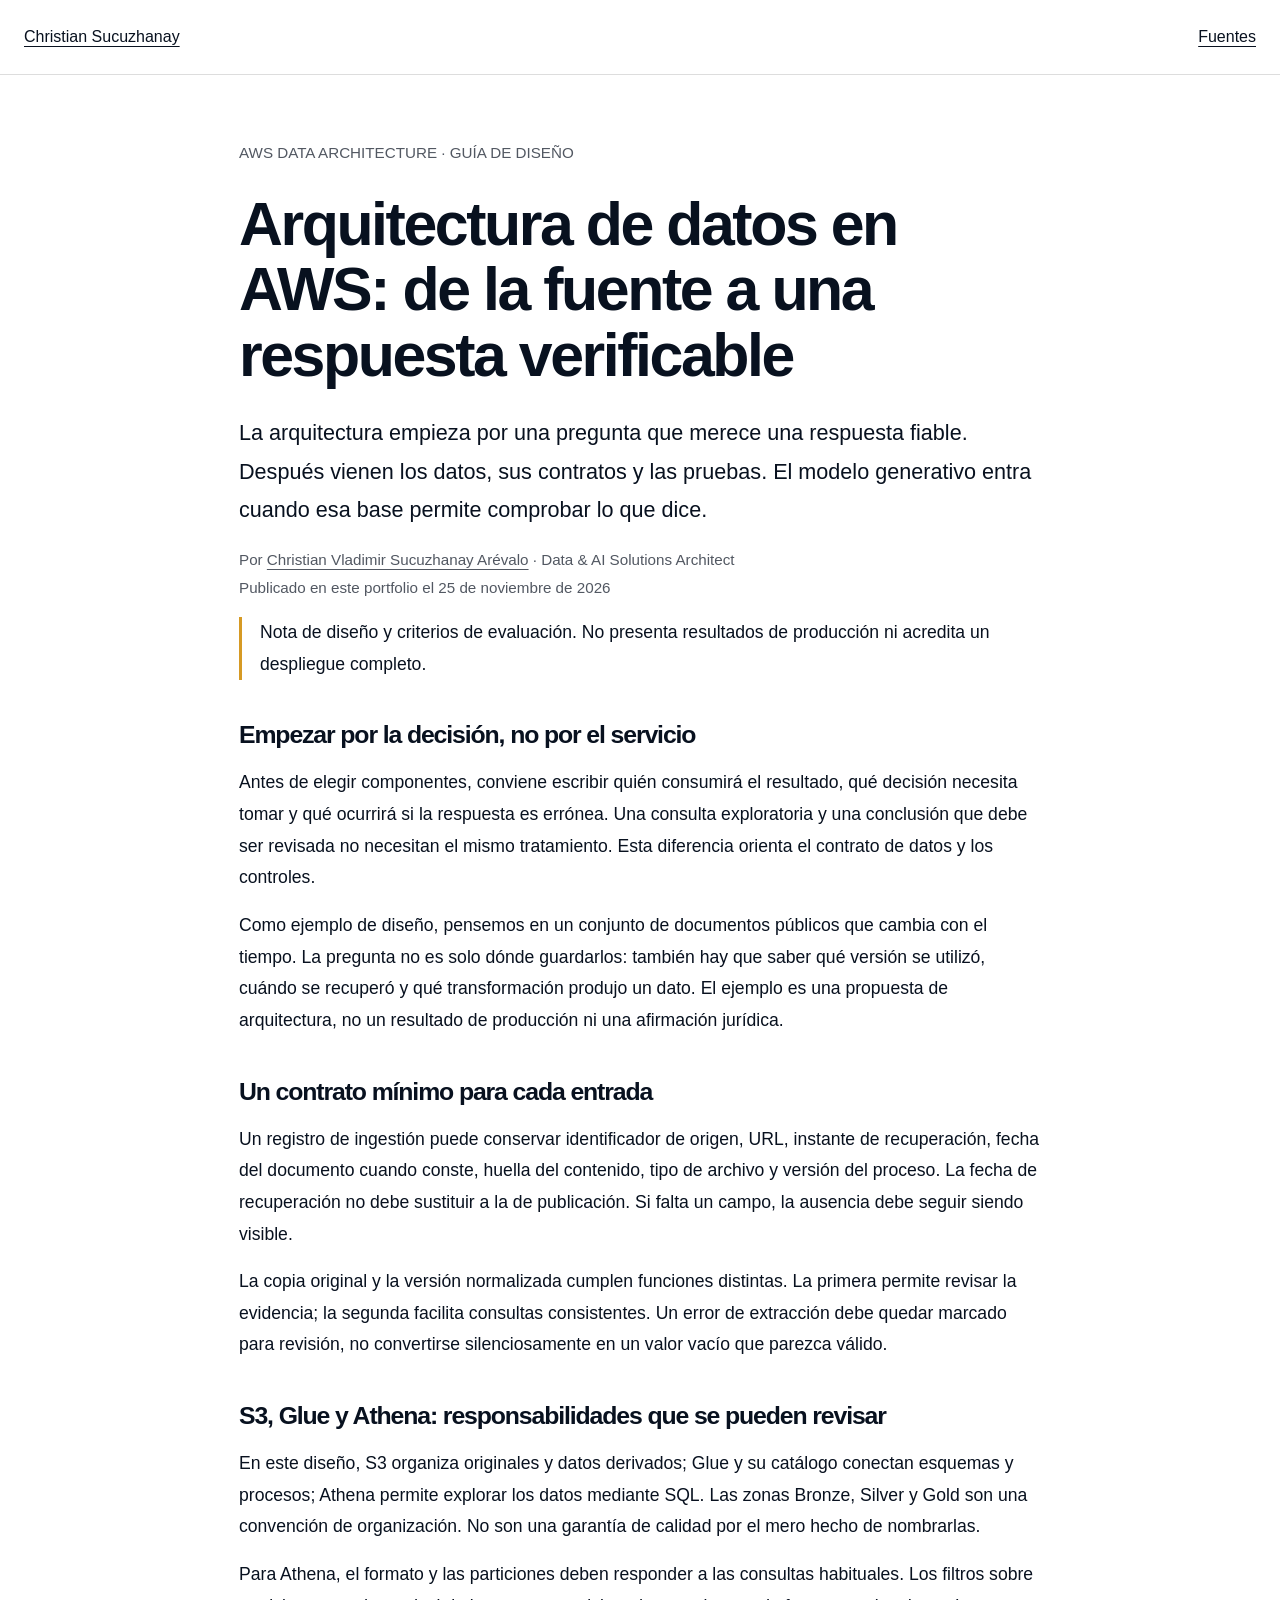
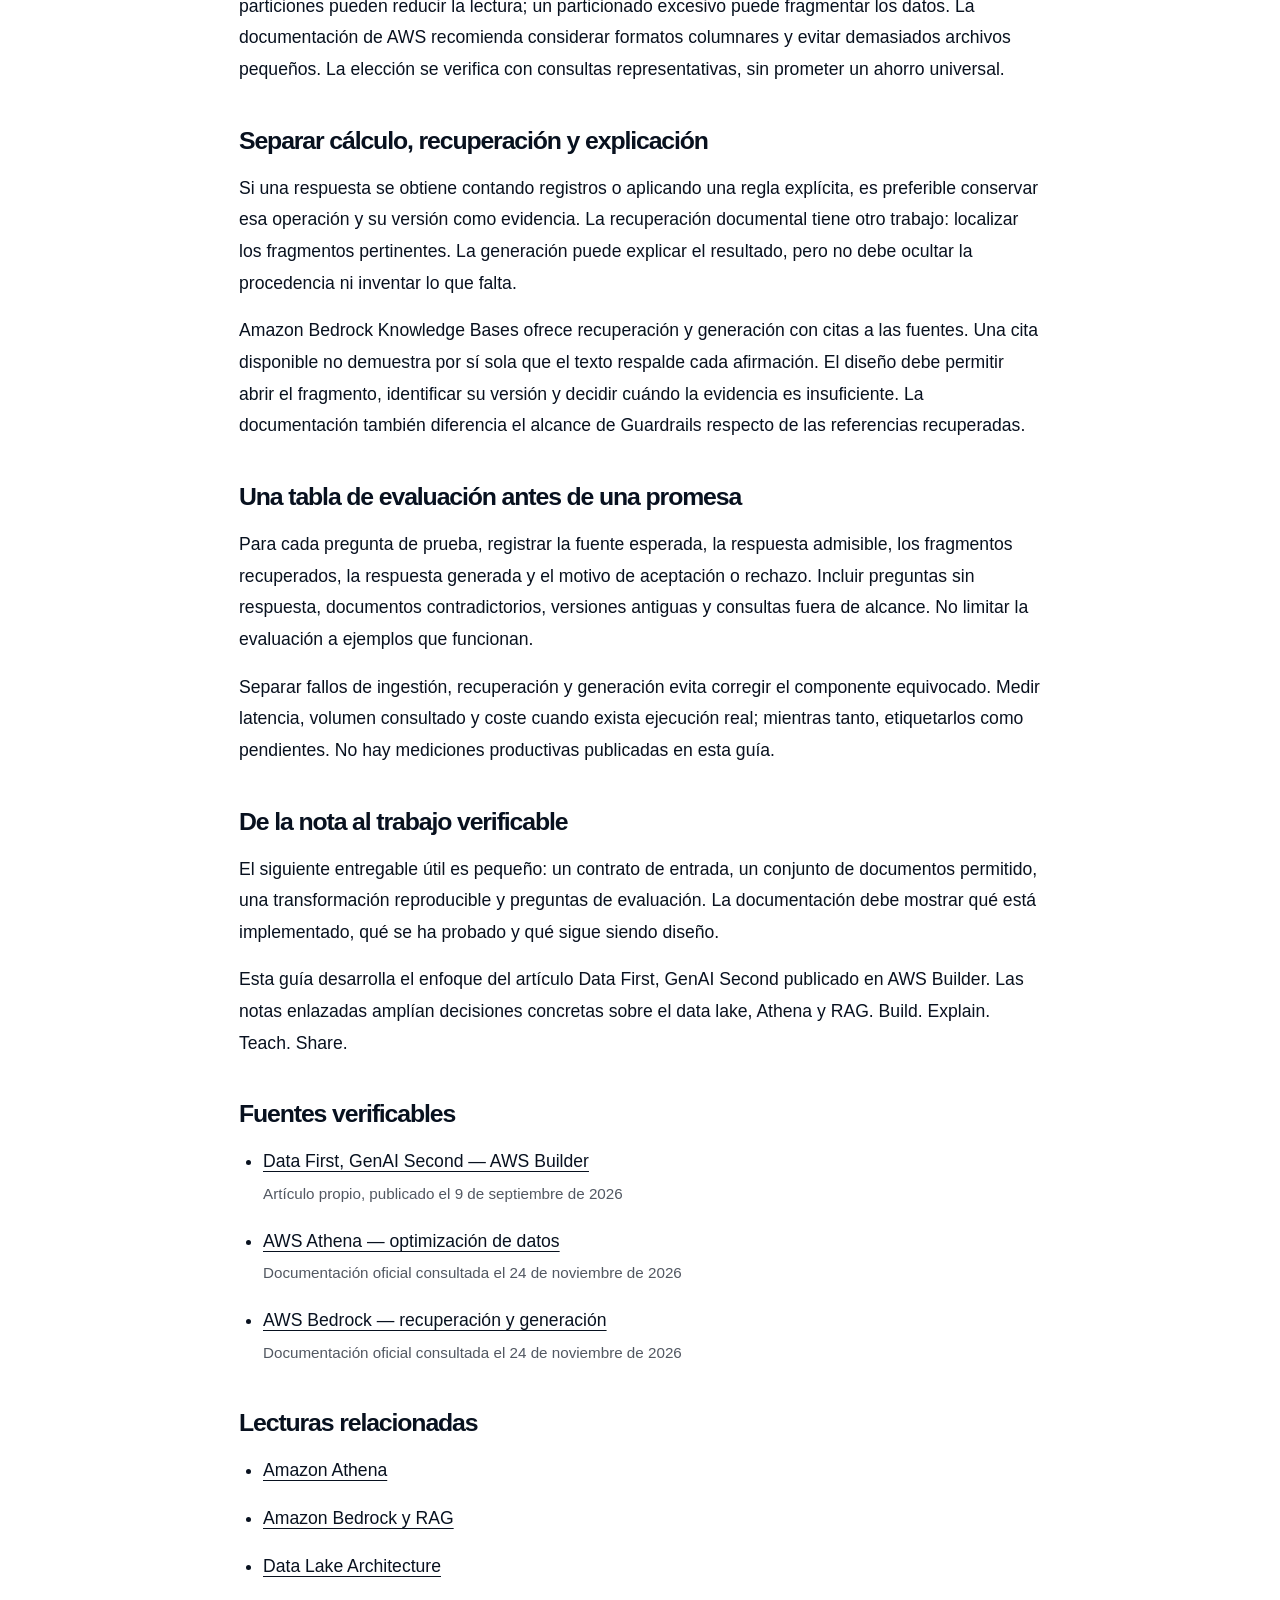
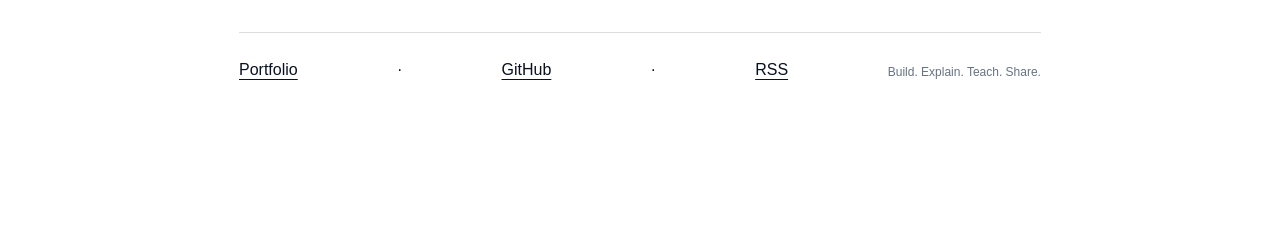
<file: topics/aws-data-architecture/index.html>
<!doctype html><html lang="es"><head><meta charset="utf-8"><meta name="viewport" content="width=device-width,initial-scale=1"><title>Arquitectura de datos en AWS: de la fuente a una respuesta verificable — Christian Sucuzhanay</title><meta name="description" content="Una guía de Christian Sucuzhanay para conectar Amazon S3, AWS Glue, Athena y Bedrock: contratos, calidad, trazabilidad y evaluación antes de generar respuestas."><link rel="canonical" href="https://sukuzhanay.github.io/topics/aws-data-architecture/"><meta property="og:type" content="article"><meta property="og:title" content="Arquitectura de datos en AWS: de la fuente a una respuesta verificable"><meta property="og:description" content="Una guía de Christian Sucuzhanay para conectar Amazon S3, AWS Glue, Athena y Bedrock: contratos, calidad, trazabilidad y evaluación antes de generar respuestas."><meta property="og:url" content="https://sukuzhanay.github.io/topics/aws-data-architecture/"><meta property="og:image" content="https://christiansucuzhanay.com/christian-vladimir-sucuzhanay-arevalo.jpg"><meta name="twitter:card" content="summary_large_image"><link rel="alternate" type="application/rss+xml" title="Notas de Christian Sucuzhanay" href="https://sukuzhanay.github.io/feed.xml"><link rel="stylesheet" href="/styles.css"><script type="application/ld+json">{"@context": "https://schema.org", "@type": "TechArticle", "headline": "Arquitectura de datos en AWS: de la fuente a una respuesta verificable", "description": "Una guía de Christian Sucuzhanay para conectar Amazon S3, AWS Glue, Athena y Bedrock: contratos, calidad, trazabilidad y evaluación antes de generar respuestas.", "url": "https://sukuzhanay.github.io/topics/aws-data-architecture/", "mainEntityOfPage": "https://sukuzhanay.github.io/topics/aws-data-architecture/", "datePublished": "2026-11-25", "dateModified": "2026-11-25", "inLanguage": "es", "author": {"@type": "Person", "@id": "https://christiansucuzhanay.com/#person", "name": "Christian Vladimir Sucuzhanay Arévalo", "url": "https://christiansucuzhanay.com/"}}</script><style>main{max-width:850px;margin:auto;padding:48px 24px}header{display:flex;justify-content:space-between;gap:20px;padding:24px;border-bottom:1px solid #ddd}h1{font-size:clamp(2.1rem,5vw,3.8rem);line-height:1.08;letter-spacing:-.04em;margin:25px 0}h2{font-size:1.55rem;line-height:1.25;margin:40px 0 16px}p,li{font-size:1.1rem;line-height:1.8;margin:16px 0}a{text-decoration:underline;text-underline-offset:4px}.byline,small{font-size:.95rem;color:#525862}.lead{font-size:1.35rem}.scope{border-left:3px solid #d69a24;padding-left:18px}footer{margin:50px 0;border-top:1px solid #ddd;padding-top:24px}ul{padding-left:24px}</style></head><body><header><a href="/">Christian Sucuzhanay</a><a href="#fuentes">Fuentes</a></header><main><article><p class="byline">AWS DATA ARCHITECTURE · GUÍA DE DISEÑO</p><h1>Arquitectura de datos en AWS: de la fuente a una respuesta verificable</h1><p class="lead">La arquitectura empieza por una pregunta que merece una respuesta fiable. Después vienen los datos, sus contratos y las pruebas. El modelo generativo entra cuando esa base permite comprobar lo que dice.</p><p class="byline">Por <a rel="author" href="https://christiansucuzhanay.com/#about">Christian Vladimir Sucuzhanay Arévalo</a> · Data &amp; AI Solutions Architect<br>Publicado en este portfolio el <time datetime="2026-11-25">25 de noviembre de 2026</time></p><p class="scope">Nota de diseño y criterios de evaluación. No presenta resultados de producción ni acredita un despliegue completo.</p><section><h2>Empezar por la decisión, no por el servicio</h2><p>Antes de elegir componentes, conviene escribir quién consumirá el resultado, qué decisión necesita tomar y qué ocurrirá si la respuesta es errónea. Una consulta exploratoria y una conclusión que debe ser revisada no necesitan el mismo tratamiento. Esta diferencia orienta el contrato de datos y los controles.</p><p>Como ejemplo de diseño, pensemos en un conjunto de documentos públicos que cambia con el tiempo. La pregunta no es solo dónde guardarlos: también hay que saber qué versión se utilizó, cuándo se recuperó y qué transformación produjo un dato. El ejemplo es una propuesta de arquitectura, no un resultado de producción ni una afirmación jurídica.</p></section><section><h2>Un contrato mínimo para cada entrada</h2><p>Un registro de ingestión puede conservar identificador de origen, URL, instante de recuperación, fecha del documento cuando conste, huella del contenido, tipo de archivo y versión del proceso. La fecha de recuperación no debe sustituir a la de publicación. Si falta un campo, la ausencia debe seguir siendo visible.</p><p>La copia original y la versión normalizada cumplen funciones distintas. La primera permite revisar la evidencia; la segunda facilita consultas consistentes. Un error de extracción debe quedar marcado para revisión, no convertirse silenciosamente en un valor vacío que parezca válido.</p></section><section><h2>S3, Glue y Athena: responsabilidades que se pueden revisar</h2><p>En este diseño, S3 organiza originales y datos derivados; Glue y su catálogo conectan esquemas y procesos; Athena permite explorar los datos mediante SQL. Las zonas Bronze, Silver y Gold son una convención de organización. No son una garantía de calidad por el mero hecho de nombrarlas.</p><p>Para Athena, el formato y las particiones deben responder a las consultas habituales. Los filtros sobre particiones pueden reducir la lectura; un particionado excesivo puede fragmentar los datos. La documentación de AWS recomienda considerar formatos columnares y evitar demasiados archivos pequeños. La elección se verifica con consultas representativas, sin prometer un ahorro universal.</p></section><section><h2>Separar cálculo, recuperación y explicación</h2><p>Si una respuesta se obtiene contando registros o aplicando una regla explícita, es preferible conservar esa operación y su versión como evidencia. La recuperación documental tiene otro trabajo: localizar los fragmentos pertinentes. La generación puede explicar el resultado, pero no debe ocultar la procedencia ni inventar lo que falta.</p><p>Amazon Bedrock Knowledge Bases ofrece recuperación y generación con citas a las fuentes. Una cita disponible no demuestra por sí sola que el texto respalde cada afirmación. El diseño debe permitir abrir el fragmento, identificar su versión y decidir cuándo la evidencia es insuficiente. La documentación también diferencia el alcance de Guardrails respecto de las referencias recuperadas.</p></section><section><h2>Una tabla de evaluación antes de una promesa</h2><p>Para cada pregunta de prueba, registrar la fuente esperada, la respuesta admisible, los fragmentos recuperados, la respuesta generada y el motivo de aceptación o rechazo. Incluir preguntas sin respuesta, documentos contradictorios, versiones antiguas y consultas fuera de alcance. No limitar la evaluación a ejemplos que funcionan.</p><p>Separar fallos de ingestión, recuperación y generación evita corregir el componente equivocado. Medir latencia, volumen consultado y coste cuando exista ejecución real; mientras tanto, etiquetarlos como pendientes. No hay mediciones productivas publicadas en esta guía.</p></section><section><h2>De la nota al trabajo verificable</h2><p>El siguiente entregable útil es pequeño: un contrato de entrada, un conjunto de documentos permitido, una transformación reproducible y preguntas de evaluación. La documentación debe mostrar qué está implementado, qué se ha probado y qué sigue siendo diseño.</p><p>Esta guía desarrolla el enfoque del artículo Data First, GenAI Second publicado en AWS Builder. Las notas enlazadas amplían decisiones concretas sobre el data lake, Athena y RAG. Build. Explain. Teach. Share.</p></section><section id="fuentes"><h2>Fuentes verificables</h2><ul><li><a href="https://builder.aws.com/content/3J5AXToJRysJjuV39GAWCt1XKUw/data-first-genai-second-building-ai-ready-data-on-aws">Data First, GenAI Second — AWS Builder</a><br><small>Artículo propio, publicado el 9 de septiembre de 2026</small></li><li><a href="https://docs.aws.amazon.com/athena/latest/ug/performance-tuning-data-optimization-techniques.html">AWS Athena — optimización de datos</a><br><small>Documentación oficial consultada el 24 de noviembre de 2026</small></li><li><a href="https://docs.aws.amazon.com/bedrock/latest/userguide/kb-test-retrieve-generate.html">AWS Bedrock — recuperación y generación</a><br><small>Documentación oficial consultada el 24 de noviembre de 2026</small></li></ul></section><section><h2>Lecturas relacionadas</h2><ul><li><a href="https://christiansucuzhanay.com/topics/amazon-athena">Amazon Athena</a></li><li><a href="https://christiansucuzhanay.com/topics/bedrock-rag">Amazon Bedrock y RAG</a></li><li><a href="https://christiansucuzhanay.com/topics/data-lake">Data Lake Architecture</a></li></ul></section></article><footer><a href="/">Portfolio</a> · <a href="https://github.com/sukuzhanay">GitHub</a> · <a href="/feed.xml">RSS</a><p>Build. Explain. Teach. Share.</p></footer></main></body></html>
</file>
<file: styles.css>
:root{--navy:#08111f;--text:#465263;--muted:#677284;--line:#dce2e8;--soft:#f5f7f9;--accent:#f59e0b}*{box-sizing:border-box}html{scroll-behavior:smooth;scroll-padding-top:28px}body{margin:0;background:#fff;color:var(--navy);font-family:-apple-system,BlinkMacSystemFont,"Segoe UI",Helvetica,Arial,sans-serif;line-height:1.65;-webkit-font-smoothing:antialiased}a{color:inherit;text-decoration:none}a:hover{text-decoration:underline;text-underline-offset:5px}a:focus-visible{outline:3px solid var(--accent);outline-offset:5px}h1,h2,h3,p{margin:0}h1,h2,h3{line-height:1.1;letter-spacing:-.045em}.wrap{width:min(1140px,calc(100% - 96px));margin-inline:auto}.site-header{display:flex;justify-content:space-between;align-items:center;padding-block:27px;border-bottom:1px solid var(--line);gap:24px}.brand{font-size:30px;font-weight:800;letter-spacing:-2px}.brand span,.accent{color:var(--accent)}nav{display:flex;flex-wrap:wrap;gap:26px;font-size:14px}.hero{padding-top:72px}.hero-top{display:flex;align-items:center;justify-content:space-between;margin-bottom:24px}.hero-top img{border-radius:50%;object-fit:cover}.eyebrow,.mono{font-family:ui-monospace,SFMono-Regular,Consolas,monospace;font-size:12px;letter-spacing:.08em;text-transform:uppercase;color:var(--muted)}.dot{display:inline-block;width:6px;height:6px;background:var(--accent);margin:0 12px 2px 0}h1{font-size:clamp(2.6rem,5.6vw,4.8rem);font-weight:620;max-width:1000px}.role{font-size:25px;margin-top:28px;letter-spacing:-.03em}.specialism{margin-top:7px;color:var(--muted);font-size:15px}.hero-bottom{display:flex;justify-content:space-between;align-items:center;gap:60px;margin-top:34px}.intro{max-width:700px;color:var(--text);font-size:18px}.button{display:inline-flex;align-items:center;background:var(--navy);color:#fff;padding:14px 22px;font-size:14px;white-space:nowrap}.button:hover{background:#243447;text-decoration:none}.hero-foot{display:flex;justify-content:space-between;gap:20px;padding:30px 0;margin-top:38px;border-bottom:1px solid var(--line);font-size:13px;color:var(--muted)}.hero-foot span:last-child{color:var(--navy)}.work{padding-block:88px}.section-heading{display:flex;justify-content:space-between;align-items:end;gap:36px;margin-bottom:44px}.section-heading h2,.split h2{font-size:clamp(2.1rem,3.8vw,3.2rem);font-weight:600;margin-top:14px}.section-heading>p{max-width:430px;color:var(--text);font-size:14px}.project{display:grid;grid-template-columns:210px 1fr;gap:30px;padding:42px 36px;border-top:1px solid var(--line)}.project.featured{background:var(--soft)}.project-index{font-family:ui-monospace,SFMono-Regular,Consolas,monospace;font-size:34px;color:#697486;letter-spacing:-.06em}.project-index span{display:block;font-size:11px;letter-spacing:.04em;margin-top:20px;color:var(--text);text-transform:uppercase}.status{font-size:12px;color:var(--muted);margin-bottom:12px}.project h3{font-size:clamp(1.9rem,3vw,2.7rem);font-weight:580}.project h3 a{display:flex;justify-content:space-between;gap:25px}.project-body>p:not(.status){margin-top:18px;max-width:720px;color:var(--text)}.project-bottom{display:flex;justify-content:space-between;flex-wrap:wrap;gap:20px;margin-top:28px;align-items:center}.project-bottom .mono{font-size:11px;text-transform:none;letter-spacing:.02em}.arrow{font-size:28px}.text-link{font-size:14px;border-bottom:1px solid #8e97a3;padding-bottom:3px}.project-grid{display:grid;grid-template-columns:1fr 1fr;border-top:1px solid var(--line);border-left:1px solid var(--line)}.card{padding:34px;border-right:1px solid var(--line);border-bottom:1px solid var(--line);min-height:240px;display:flex;flex-direction:column}.card h3{font-size:25px;margin-top:26px;font-weight:580}.card p{color:var(--text);margin-top:15px;max-width:460px}.stack{margin-top:auto;padding-top:24px;font-family:ui-monospace,SFMono-Regular,Consolas,monospace;font-size:11px;color:var(--muted)}.band{background:var(--soft)}.writing{padding-block:78px}.article{display:grid;grid-template-columns:1fr 2fr;gap:60px;padding:36px 0;border-top:1px solid var(--line);border-bottom:1px solid var(--line)}.article-meta{line-height:2}.article h3{font-size:31px;font-weight:580}.article p{margin-top:20px;color:var(--text)}.about{padding-block:80px}.split{display:grid;grid-template-columns:1fr 1.2fr;gap:100px}.prose p{font-size:18px;color:var(--text);margin-bottom:20px}.connect{padding-block:76px}.connect p{color:var(--text);margin:20px 0}.identity h3{font-size:19px;margin-bottom:16px}.identity-home{display:block;font-size:21px;border-bottom:1px solid var(--line);padding-bottom:18px}.identity-links{display:flex;flex-wrap:wrap;gap:16px 24px;margin-top:20px;font-size:14px}footer{display:flex;justify-content:space-between;gap:32px;padding-block:36px}footer strong{font-size:13px;font-weight:500}footer p{font-size:12px;color:var(--muted);margin-top:5px}footer nav{font-size:12px;gap:18px}.skip{position:absolute;left:16px;top:-100px;background:var(--navy);color:white;padding:12px;z-index:100}.skip:focus{top:12px}@media(max-width:900px){.wrap{width:calc(100% - 56px)}.project{grid-template-columns:140px 1fr}.split{gap:46px}.hero-bottom{gap:30px}}@media(max-width:650px){.wrap{width:calc(100% - 40px)}.site-header{align-items:flex-start}.site-header nav{gap:5px 14px;justify-content:flex-end}.hero{padding-top:38px}.hero-top img{width:64px;height:64px}h1{font-size:clamp(2.1rem,9vw,3.4rem)}.role{font-size:21px}.specialism{font-size:14px}.hero-bottom{display:block}.hero-bottom .button{margin-top:24px}.hero-foot{display:block}.hero-foot span{display:block}.hero-foot span+span{margin-top:8px}.work{padding-block:54px}.section-heading{display:block;margin-bottom:28px}.section-heading>p{margin-top:18px}.project{grid-template-columns:1fr;padding:28px 20px}.project-index{font-size:24px;display:flex;gap:18px;align-items:center}.project-index span{margin-top:0}.project h3{font-size:28px}.project-bottom{align-items:flex-start;flex-direction:column}.project-grid{grid-template-columns:1fr}.card{min-height:auto;padding:28px 20px}.split{grid-template-columns:1fr;gap:28px}.writing,.about,.connect{padding-block:50px}.article{grid-template-columns:1fr;gap:18px}.article h3{font-size:27px}footer{flex-direction:column}}@media(prefers-reduced-motion:reduce){html{scroll-behavior:auto}}
</file>
